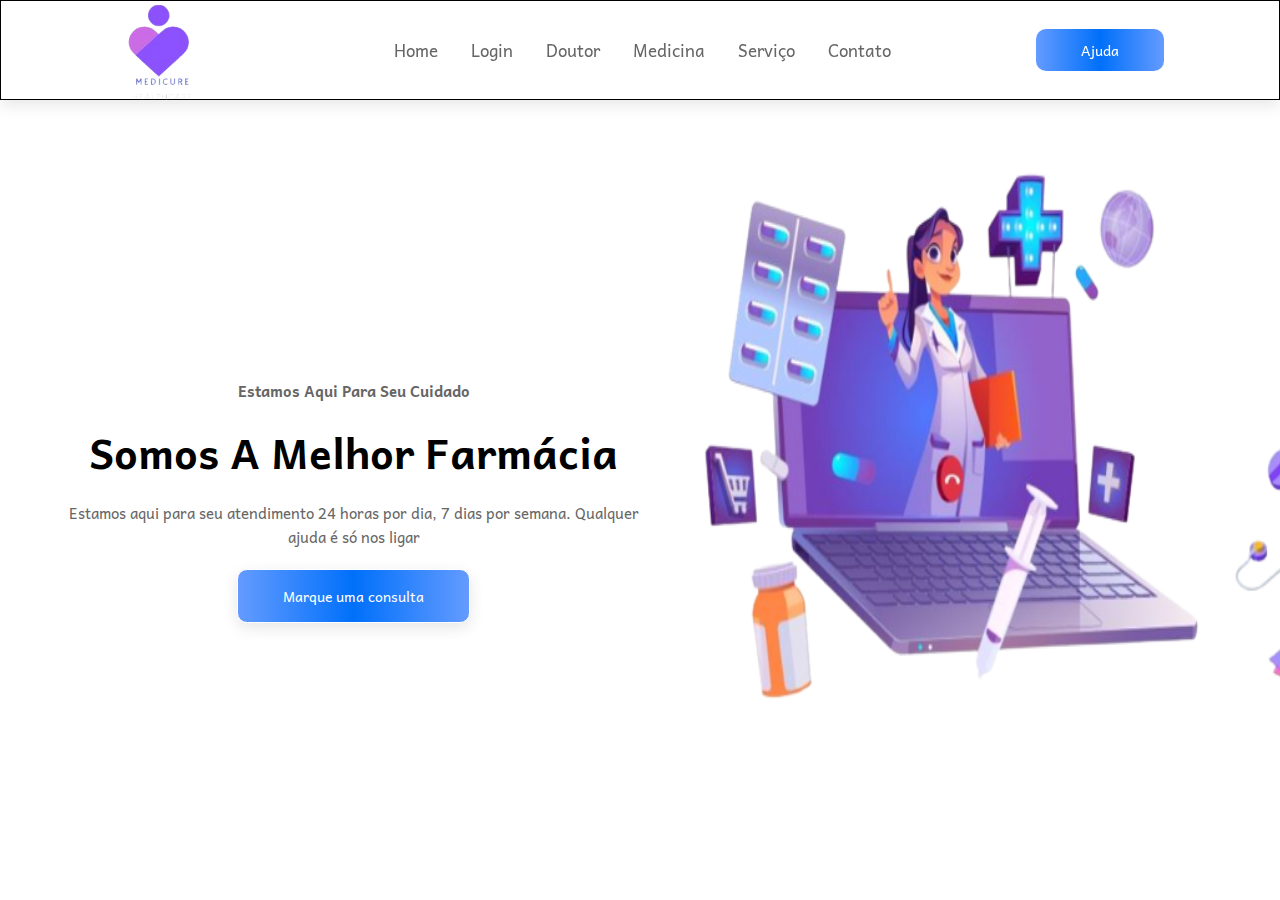
<file: index.html>
<!DOCTYPE html>
<html lang="pt-br">
<head>
    <meta charset="UTF-8">
    <meta http-equiv="X-UA-Compatible" content="IE=edge">
    <meta name="viewport" content="width=device-width, initial-scale=1.0">
    <title>Home page</title>
    <link rel="shortcut icon" href="images/logo.png" type="image/x-icon">

    <link rel="preconnect" href="https://fonts.googleapis.com">
    <link rel="preconnect" href="https://fonts.gstatic.com" crossorigin>
    <link href="https://fonts.googleapis.com/css2?family=Andika:ital,wght@0,400;0,700;1,400;1,700&display=swap" rel="stylesheet">
    
    <link rel="stylesheet" type="text/css" href="css/style.css">
    </head>
<body>
    
    <header class="header">

        <a href="#" class="logo">
            <img src="images/logo.png" alt="">
        </a>

        <nav class="headbar">
            <a href="index.html">Home</a>
            <a href="login.html">Login</a>
            <a href="doc.html">Doutor</a>
            <a href="med.html">Medicina</a>
            <a href="service.html">Serviço</a>
            <a href="contact.html">Contato</a>
        </nav>

        <div class="menubtn">
            <button> Ajuda</button>
        </div>


    </header>

    <section class="main">
        <div class="left">
            <h2>Estamos aqui para seu cuidado</h2>
            <h1>Somos a melhor Farmácia</h1>
            <p> Estamos aqui para seu atendimento 24 horas por dia, 7 dias por semana. Qualquer ajuda é só nos ligar</p>
            <button> Marque uma consulta </button>
        </div>

        <div class="right">
            <img src="images/w1.png" alt="">
        </div>

    </section>
</body>
</html>
</file>
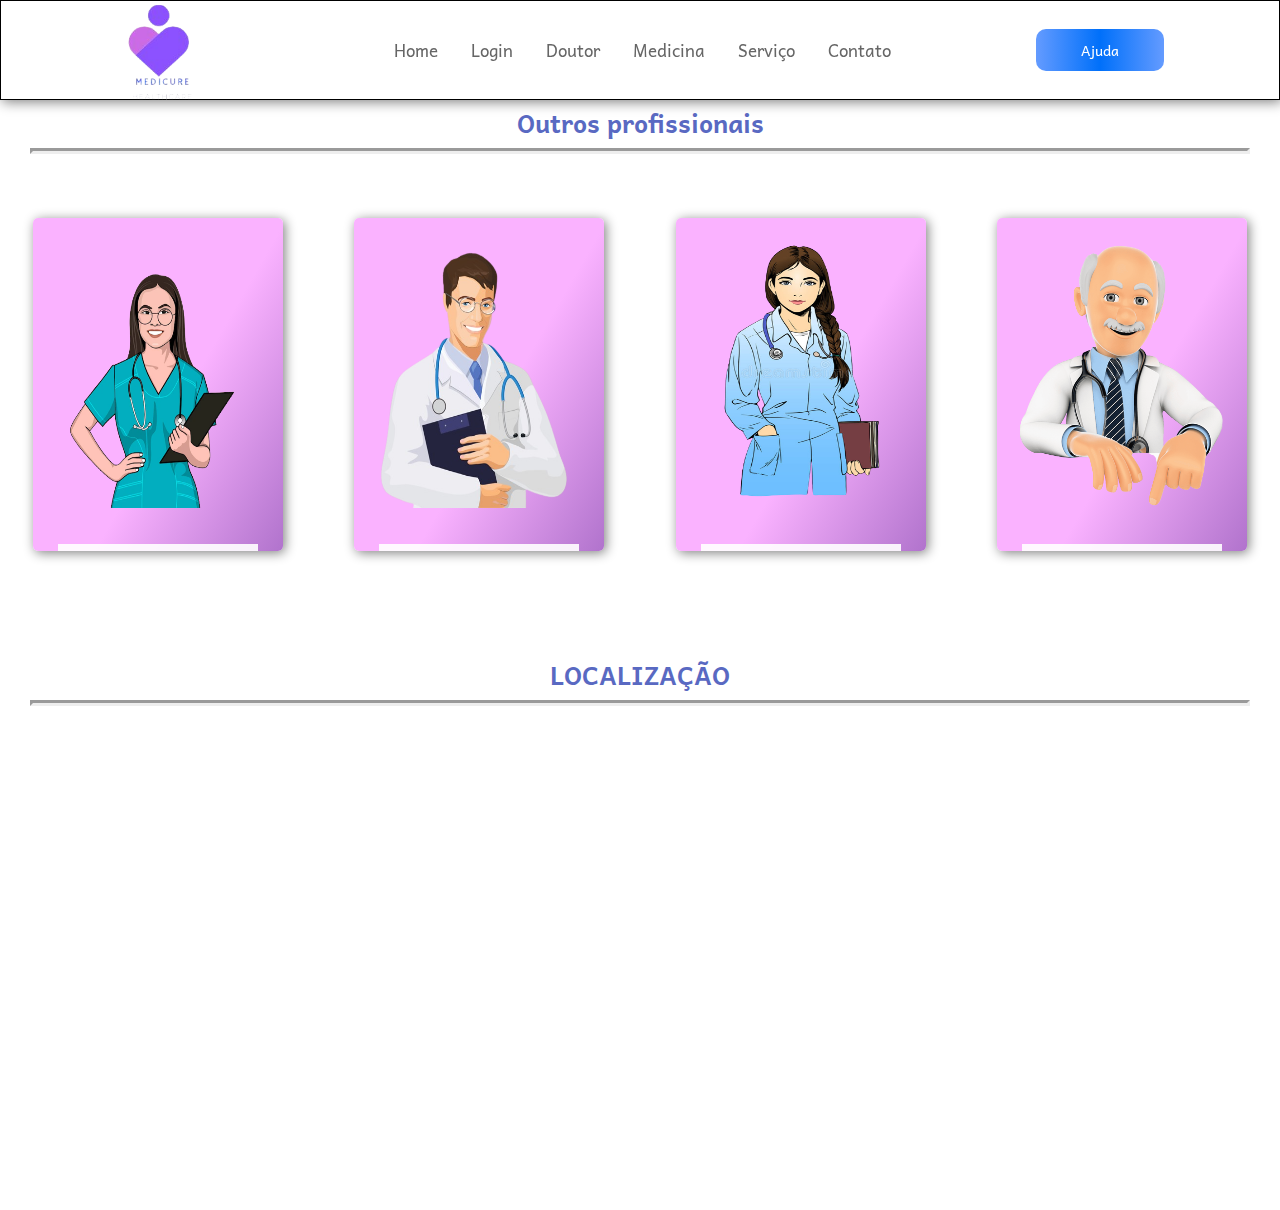
<file: contact.html>
<!DOCTYPE html>
<html lang="en">
<head>
    <meta charset="UTF-8">
    <meta name="viewport" content="width=device-width, initial-scale=1.0">
    <title>Contato</title>

    <link rel="shortcut icon" href="images/logo.png" type="image/x-icon">

    <link rel="preconnect" href="https://fonts.googleapis.com">
    <link rel="preconnect" href="https://fonts.gstatic.com" crossorigin>
    <link href="https://fonts.googleapis.com/css2?family=Andika:ital,wght@0,400;0,700;1,400;1,700&display=swap" rel="stylesheet">
    <link rel="stylesheet" href="https://cdnjs.cloudflare.com/ajax/libs/font-awesome/4.7.0/css/font-awesome.min.css">
    <link rel="stylesheet" href="css/contact.css">
</head>
<body>
    <header class="header">

        <a href="#" class="logo">
            <img src="images/logo.png" alt="">
        </a>

        <nav class="headbar">
            <a href="index.html">Home</a>
            <a href="login.html">Login</a>
            <a href="doc.html">Doutor</a>
            <a href="med.html">Medicina</a>
            <a href="service.html">Serviço</a>
            <a href="contact.html">Contato</a>
        </nav>

        <div class="menubtn">
            <button> Ajuda</button>
        </div>
    </header>

    <section class="top" id="top">
        <div class="con">
            <h1 class="heading"> Outros profissionais</h1><hr>
        </div>

        <div class="wrapper">
            <div class="container">
                <div class="img-wrapper">
                    <img src="images/i4.png">
                </div>

                <div class="details">
                    <h3>Carol</h3>
                    <h5>Medicina Interna | 5 anos de experiência</h5>

                    <div class="social-icons">
                        <i class="fa fa-facebook"></i>
                        <i class="fa fa-twitter"></i>
                        <i class="fa fa-instagram"></i>

                    </div>

                </div>
            </div>

            <div class="container">
                <div class="img-wrapper">
                    <img src="images/i2.png">
                </div>

                <div class="details">
                    <h3>Pedro</h3>
                    <h5>Cardiologista | 6 anos de experiência</h5>

                    <div class="social-icons">
                        <i class="fa fa-facebook"></i>
                        <i class="fa fa-twitter"></i>
                        <i class="fa fa-instagram"></i>

                    </div>

                </div>
            </div>
            <div class="container">
                <div class="img-wrapper">
                    <img src="images/i3.png">
                </div>

                <div class="details">
                    <h3>Carol</h3>
                    <h5>Dermatologista | 5 anos de experiência</h5>

                    <div class="social-icons">
                        <i class="fa fa-facebook"></i>
                        <i class="fa fa-twitter"></i>
                        <i class="fa fa-instagram"></i>

                    </div>

                </div>
            </div>
            <div class="container">
                <div class="img-wrapper">
                    <img src="images/i1.png">
                </div>

                <div class="details">
                    <h3>Agripino</h3>
                    <h5>Medicina Interna | 25 anos de experiência</h5>

                    <div class="social-icons">
                        <i class="fa fa-facebook"></i>
                        <i class="fa fa-twitter"></i>
                        <i class="fa fa-instagram"></i>

                    </div>

                </div>
            </div>
        </div>

    </section>


    <section class="bottom" id="bottom">
        <div class="con">
            <h1 class="heading">LOCALIZAÇÃO</h1><hr>
            
            <iframe src="https://www.google.com/maps/embed?pb=!1m18!1m12!1m3!1d119339.91042154001!2d-49.465017760964535!3d-20.816671417286273!2m3!1f0!2f0!3f0!3m2!1i1024!2i768!4f13.1!3m3!1m2!1s0x94bdad614c2df789%3A0x8f2fb0f070642c09!2zU8OjbyBKb3PDqSBkbyBSaW8gUHJldG8sIFNQ!5e0!3m2!1spt-BR!2sbr!4v1737175962844!5m2!1spt-BR!2sbr" width="600" height="450" style="border:0;" allowfullscreen="" loading="lazy" referrerpolicy="no-referrer-when-downgrade"></iframe>
        </div>
    </section>

    
</body>
</html>
</file>
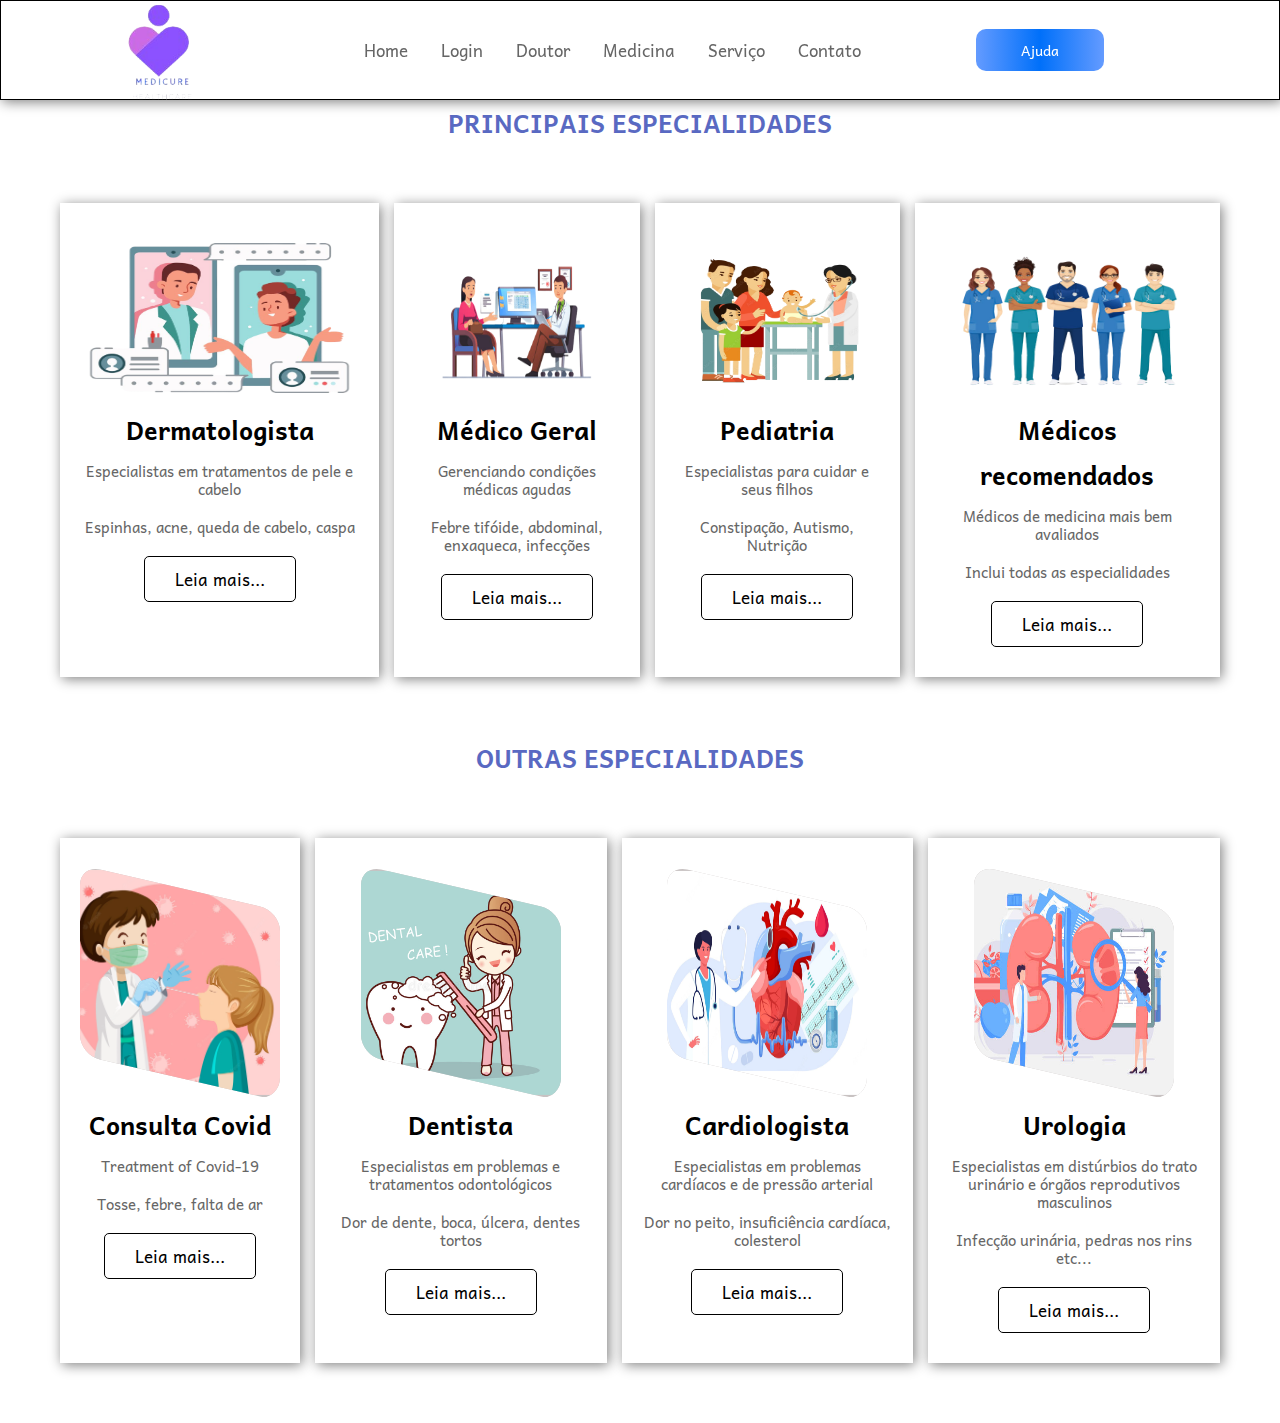
<file: doc.html>
<!DOCTYPE html>
<html lang="pt-br">
<head>
    <meta charset="UTF-8">
    <meta name="viewport" content="width=device-width, initial-scale=1.0">
    <title>Doctor page</title>
    <meta charset="UTF-8">
    <meta http-equiv="X-UA-Compatible" content="IE=edge">
    <meta name="viewport" content="width=device-width, initial-scale=1.0">
    <title>login page</title>
    <link rel="shortcut icon" href="images/logo.png" type="image/x-icon">

    <link rel="preconnect" href="https://fonts.googleapis.com">
    <link rel="preconnect" href="https://fonts.gstatic.com" crossorigin>
    <link href="https://fonts.googleapis.com/css2?family=Andika:ital,wght@0,400;0,700;1,400;1,700&display=swap" rel="stylesheet">
    
    <link rel="stylesheet" type="text/css" href="css/doc.css">
    <link rel="stylesheet" href="https://cdnjs.cloudflare.com/ajax/libs/font-awesome/4.7.0/css/font-awesome.min.css">
</head>
<body>

    <header class="header">

        <a href="#" class="logo">
            <img src="images/logo.png" alt="">
        </a>

        <nav class="headbar">
            <a href="index.html">Home</a>
            <a href="login.html">Login</a>
            <a href="doc.html">Doutor</a>
            <a href="med.html">Medicina</a>
            <a href="service.html">Serviço</a>
            <a href="contact.html">Contato</a>
        </nav>

        <div class="menubtn">
            <button> Ajuda</button>
        </div>
    </header>

    <section class="top" id="top">
        <div class="container">
            <h1 class="heading">PRINCIPAIS ESPECIALIDADES</h1>
        </div>
        <div class="box-container">
            <div class="box">
                <img src="images/d1.png" >
                <h1 class="title">Dermatologista</h1>
                <p>Especialistas em tratamentos de pele e cabelo</p>
                <p>Espinhas, acne, queda de cabelo, caspa</p>

                <a href="#" class="btn"> Leia mais...</a>
            </div>
            <div class="box">
                <img src="images/d2.png" >
                <h1 class="title">Médico Geral</h1>
                <p>Gerenciando condições médicas agudas</p>
                <p>Febre tifóide, abdominal, enxaqueca, infecções</p>

                <a href="#" class="btn"> Leia mais...</a>
            </div>
            <div class="box">
                <img src="images/d3.png" >
                <h1 class="title">Pediatria</h1>
                <p>Especialistas para cuidar e seus filhos</p>
                <p>Constipação, Autismo, Nutrição</p>

                <a href="#" class="btn"> Leia mais...</a>
            </div>
            <div class="box">
                <img src="images/d4.png" >
                <h1 class="title">Médicos recomendados</h1>
                <p>Médicos de medicina mais bem avaliados</p>
                <p>Inclui todas as especialidades</p>
                <a href="#" class="btn"> Leia mais...</a>
            </div>
        </div>
    </section>

    <section class="bottom" id="bottom">
        <div class="container">
            <h1 class="heading">OUTRAS ESPECIALIDADES</h1>
        </div>
        <div class="box-container">
            <div class="box">
                <div class="img-container">
                    <div class="inner-skew">
                        <img src="images/d5.png" style="padding-left: 35px; padding-top: 25px;">
                    </div>
                </div>
                <h1 class="title">Consulta Covid</h1>
                <p>Treatment of Covid-19</p>
                <p>Tosse, febre, falta de ar</p>
                <a href="#" class="btn"> Leia mais...</a>
            </div>
            <div class="box">
                <div class="img-container">
                    <div class="inner-skew">
                        <img src="images/d6.jpg" style="padding-left: 50px; padding-top: 26px;">
                    </div>
                </div>
                <h1 class="title"> Dentista</h1>
                <p>Especialistas em problemas e tratamentos odontológicos</p>
                <p>Dor de dente, boca, úlcera, dentes tortos</p>
                <a href="#" class="btn"> Leia mais...</a>
            </div>
            <div class="box">
                <div class="img-container">
                    <div class="inner-skew">
                        <img src="images/d7.png" style="padding-left: 55px; padding-top: 26px;">
                    </div>
                </div>
                <h1 class="title">Cardiologista</h1>
                <p>Especialistas em problemas cardíacos e de pressão arterial</p>
                <p>Dor no peito, insuficiência cardíaca, colesterol</p>
                <a href="#" class="btn"> Leia mais...</a>
            </div>
            <div class="box">
                <div class="img-container">
                    <div class="inner-skew">
                        <img src="images/d8.jpg" style="padding-left: 53px; padding-top: 24px;">
                    </div>
                </div>
                <h1 class="title">Urologia</h1>
                <p>Especialistas em distúrbios do trato urinário e órgãos reprodutivos masculinos</p>
                <p>Infecção urinária, pedras nos rins etc...</p>
                <a href="#" class="btn"> Leia mais...</a>
            </div>
            
        </div>
       

    </section>

</body>
</html>
</file>
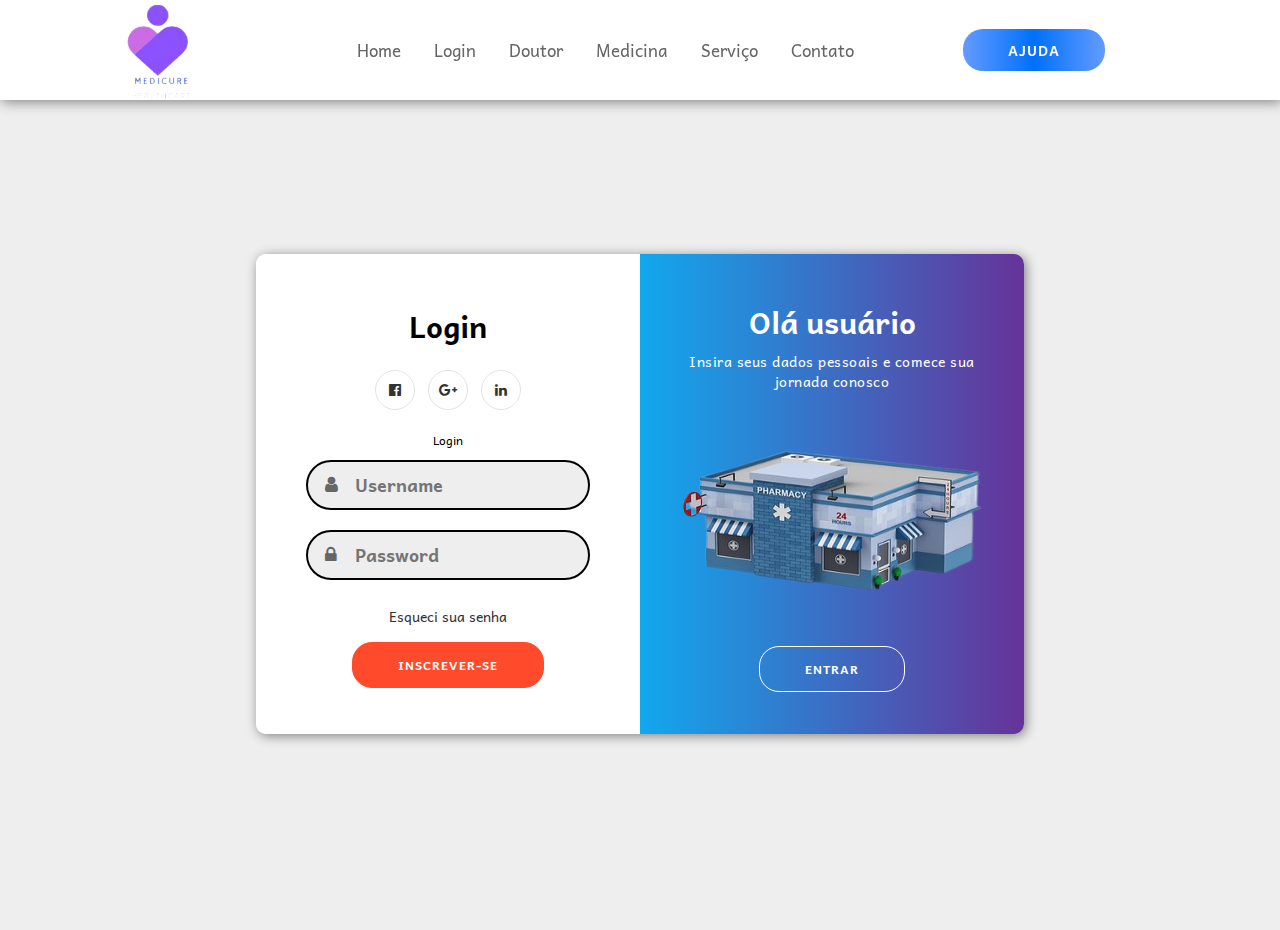
<file: login.html>
<!DOCTYPE html>
<html lang="pt-br">
<head>
    <meta charset="UTF-8">
    <meta http-equiv="X-UA-Compatible" content="IE=edge">
    <meta name="viewport" content="width=device-width, initial-scale=1.0">
    <title>login page</title>
    <link rel="shortcut icon" href="images/logo.png" type="image/x-icon">

    <link rel="preconnect" href="https://fonts.googleapis.com">
    <link rel="preconnect" href="https://fonts.gstatic.com" crossorigin>
    <link href="https://fonts.googleapis.com/css2?family=Andika:ital,wght@0,400;0,700;1,400;1,700&display=swap" rel="stylesheet">
    
    <link rel="stylesheet" type="text/css" href="css/login.css">
    <link rel="stylesheet" href="https://cdnjs.cloudflare.com/ajax/libs/font-awesome/4.7.0/css/font-awesome.min.css">
    </head>
<body>
    
    <header class="header">

        <a href="#" class="logo">
            <img src="images/logo.png" alt="">
        </a>

        <nav class="headbar">
            <a href="index.html">Home</a>
            <a href="login.html">Login</a>
            <a href="doc.html">Doutor</a>
            <a href="med.html">Medicina</a>
            <a href="service.html">Serviço</a>
            <a href="contact.html">Contato</a>
        </nav>

        <div class="menubtn">
            <button> Ajuda</button>
        </div>
    </header>
    <div class="container" id="container">
        <div class="form sign-up-container">
            <form action="#">
                <h1>Crie uma conta</h1>
                <div class="social-container">
                    <a href="#" class="social"><i class="fa fa-facebook" aria-hidden="true"></i></a>
                    <a href="#" class="social"><i class="fa fa-google-plus" aria-hidden="true"></i></a>
                    <a href="#" class="social"><i class="fa fa-linkedin" aria-hidden="true"></i></a>
                </div>
    
                <span> Crie uma conta</span>
    
                <div class="input-field">
                    <i class="fa fa-user"></i>
                    <input type="text" placeholder="Username">
                </div>
                <div class="input-field">
                    <i class="fa fa-envelope"></i>
                    <input type="email" placeholder="Email">
                </div>
                <div class="input-field">
                    <i class="fa fa-lock"></i>
                    <input type="password" placeholder="Password">
                </div>
    
                <button>Inscrever-se</button>
            </form>
        </div>

    <div class="form sign-in-container">
        <form action="#">
            <h1>Login</h1>
            <div class="social-container">
                <a href="#" class="social"><i class="fa fa-facebook-official" aria-hidden="true"></i></a>
                <a href="#" class="social"><i class="fa fa-google-plus" aria-hidden="true"></i></a>
                <a href="#" class="social"><i class="fa fa-linkedin" aria-hidden="true"></i></a>
            </div>

            <span> Login</span>

            <div class="input-field">
                <i class="fa fa-user"></i>
                <input type="text" placeholder="Username">
            </div>
            <div class="input-field">
                <i class="fa fa-lock"></i>
                <input type="password" placeholder="Password">
            </div>
            <a href="#">Esqueci sua senha</a>
            <button>Inscrever-se</button>
        </form>
    </div>
    <div class="overlay-container">
        <div class="overlay">
            <div class="overlay-panel overlay-left">
                <h1>Bem vindo de volta!</h1>
                <p>Para se manter conectado conosco, faça login com suas informações pessoais</p>
                <img src="images/s1.png" style="height: 25rem;width: 30rem; padding-top: 5%;">
                <button class="btn" id="signIn">Entrar</button>
            </div>
    
            <div class="overlay-panel overlay-right">
                <h1>Olá usuário</h1>
                <p>Insira seus dados pessoais e comece sua jornada conosco</p>
                <img src="images/s3.png" style="height: 25rem;width: 30rem;">
                <button class="btn" id="signUp">Entrar</button>
            </div>
        </div>
    </div>
    
    </div>

    <script>

        const singnUpButton = document.getElementById('signUp')
        const singnInButton = document.getElementById('signIp')

        singnUpButton.addEventListener('click', () => {
            container.classList.add("right-panel-active");
        });

        singnInButton.addEventListener('click', () => {
            container.classList.remove("right-panel-active");
        });

    </script>
</body>
</html>
</file>
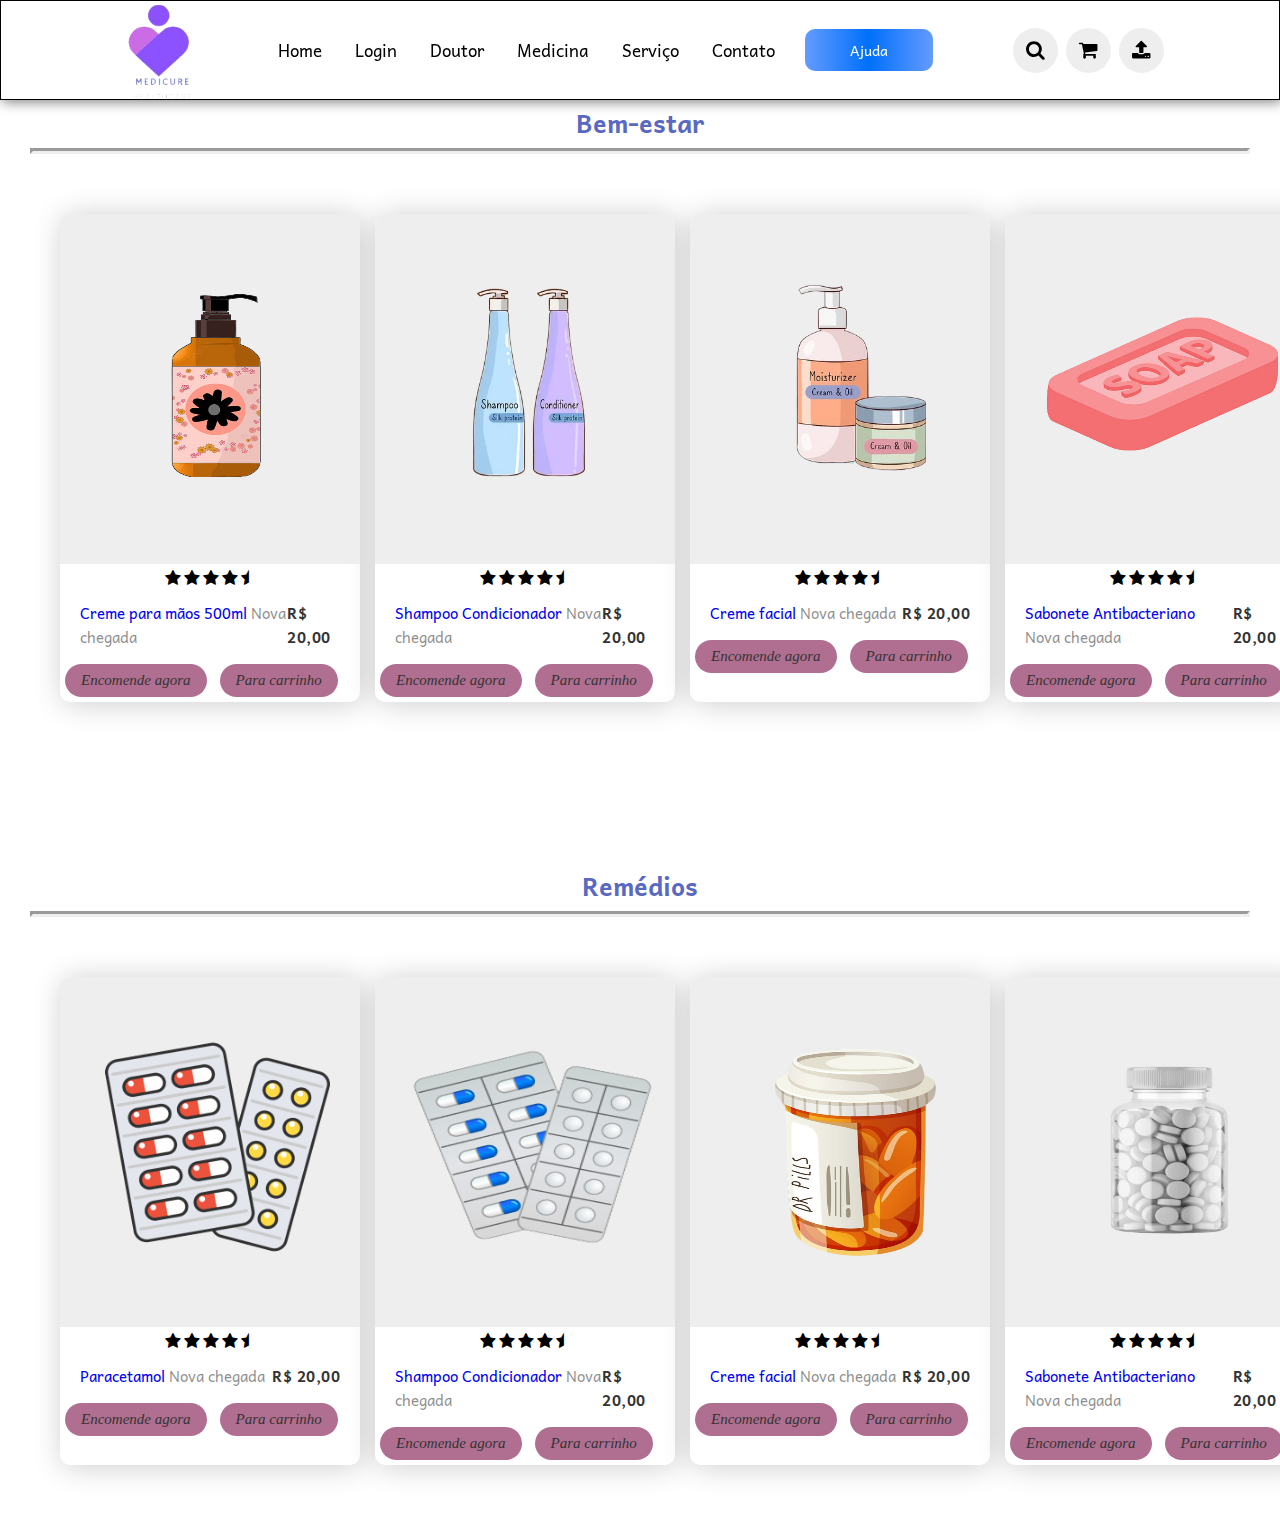
<file: med.html>
<!DOCTYPE html>
<html lang="pt-br">
<head>
    <meta charset="UTF-8">
    <meta name="viewport" content="width=device-width, initial-scale=1.0">
    <title>Medicina</title>
    <link rel="shortcut icon" href="images/logo.png" type="image/x-icon">

    <link rel="preconnect" href="https://fonts.googleapis.com">
    <link rel="preconnect" href="https://fonts.gstatic.com" crossorigin>
    <link href="https://fonts.googleapis.com/css2?family=Andika:ital,wght@0,400;0,700;1,400;1,700&display=swap" rel="stylesheet">

    <link rel="stylesheet" href="https://cdnjs.cloudflare.com/ajax/libs/font-awesome/4.7.0/css/font-awesome.min.css">
    <link rel="stylesheet" type="text/css" href="css/med.css">
</head>
<body>
    <header class="header">

        <a href="#" class="logo">
            <img src="images/logo.png" alt="">
        </a>

        <nav class="headbar">
            <a href="index.html">Home</a>
            <a href="login.html">Login</a>
            <a href="doc.html">Doutor</a>
            <a href="med.html">Medicina</a>
            <a href="service.html">Serviço</a>
            <a href="contact.html">Contato</a>
        </nav>

        <div class="menubtn">
            <button> Ajuda</button>
        </div>

        <div class="icon">
            <div class="fa fa-search" id="search-btn" ></div>
            <div class="fa fa-shopping-cart" id="cart-btn"></div>
            <div class="fa fa-upload" id="up-btn" ></div>
        </div>

        <form class="search-form">
            <input type="search" id="search-box" placeholder=" Digite algo....">
            <label for="search-box" class="fa fa-search"></label>
        </form>

        <div class="shopping-cart">
            <div class="box">
                <img src="images/m10.png">
                <i class="fa fa-trash"></i>
                <div class="content">
                    <h3>Comprimido de imunidade</h3>
                    <span class="price">R$5.99</span>
                </div>
            </div>
            <div class="box">
                <img src="images/m2.png">
                <i class="fa fa-trash"></i>
                <div class="content">
                    <h3>Protetor solar</h3>
                    <span class="price">R$6.79</span>
                </div>
            </div>
            <div class="box">
                <img src="images/m4.png">
                <i class="fa fa-trash"></i>
                <div class="content">
                    <h3>Creme Hidratante</h3>
                    <span class="price">R$10.50</span>
                </div>
            </div>

        </div>

        <div class="upload-form">
            <input class="default-btn" type="file" hidden>
            <div class="btn">
                <button onclick="active()"     class="custom-btn">Carregar prescrição</button>
            </div>
            <div class="file-name">Nenhum arquivo escolhido</div>
        </div>

    </header>

    <section class="top" id="top">
        <div class="container">
            <h1 class="heading">Bem-estar</h1><hr>
        </div>


        <div class="box-container">
            <div class="box">
                <div class="slide-img">
                    <img src="images/m7.png" >

                    <div class="overlay">
                        <p>É um produto de higiene único que mata 99,99% dos germes. Também mantém as mãos macias e hidratadas</p>
                        <a href="#" class="learn-btn"> Ler mais</a>
                    </div>
            
                </div>

               
                <div class="stars">
                    <i class="fa fa-star"></i>
                    <i class="fa fa-star"></i>
                    <i class="fa fa-star"></i>
                    <i class="fa fa-star"></i>
                    <i class="fa fa-star-half"></i>
                </div>
        
                <div class="detail-box">

                    <div class="type">
                        <a href="#">Creme para mãos 500ml</a>
                        <span>Nova chegada</span>
                    </div>
        
                    <a href="#" class="price">R$ 20,00</a>
                </div>

                <a href="#" class="my-button" title="b-title">Encomende agora</a>

                <a href="#" class="my-button" title="b-title">Para carrinho</a>
        
            </div>
            <div class="box">
                <div class="slide-img">
                    <img src="images/m3.png" >

                    <div class="overlay">
                        <p>A fórmula avançada facilita a limpeza profunda para ajudar o couro cabeludo a combater a caspa e a coceira</p>
                        <a href="#" class="learn-btn"> Ler mais</a>
                    </div>
            
                </div>

               
                <div class="stars">
                    <i class="fa fa-star"></i>
                    <i class="fa fa-star"></i>
                    <i class="fa fa-star"></i>
                    <i class="fa fa-star"></i>
                    <i class="fa fa-star-half"></i>
                </div>
        
                <div class="detail-box">
                    
                    <div class="type">
                        <a href="#"> Shampoo Condicionador </a>

                        <span>Nova chegada</span>
                    </div>
        
                    <a href="#" class="price">R$ 20,00</a>

                    
                </div>
                <a href="#" class="my-button" title="b-title">Encomende agora</a>

                <a href="#" class="my-button" title="b-title">Para carrinho</a>                
        
            </div>
            <div class="box">
                <div class="slide-img">
                    <img src="images/m4.png" >

                    <div class="overlay">
                        <p>As qualidades queratolíticas do creme hidratante podem suavizar a pele escamosa. Torna a pele saudável, totalmente protegida e brilhante</p>
                        <a href="#" class="learn-btn"> Ler mais</a>
                    </div>
            
                </div>

               
                <div class="stars">
                    <i class="fa fa-star"></i>
                    <i class="fa fa-star"></i>
                    <i class="fa fa-star"></i>
                    <i class="fa fa-star"></i>
                    <i class="fa fa-star-half"></i>
                </div>
        
                <div class="detail-box">
                    
                    <div class="type">
                        <a href="#"> Creme facial </a>

                        <span>Nova chegada</span>
                    </div>
        
                    <a href="#" class="price">R$ 20,00</a>

                    
                </div>
                <a href="#" class="my-button" title="b-title">Encomende agora</a>

                <a href="#" class="my-button" title="b-title">Para carrinho</a>                
        
            </div>
            <div class="box">
                <div class="slide-img">
                    <img src="images/m5.png" >

                    <div class="overlay">
                        <p>O sabão antibacteriano elimina germes e bactérias, proporcionando uma limpeza eficaz e proteção adicional. Ideal para uso diário, mantém as mãos e superfícies livres de impurezas, garantindo frescor e higienização.</p>
                        <a href="#" class="learn-btn"> Ler mais</a>
                    </div>
            
                </div>

               
                <div class="stars">
                    <i class="fa fa-star"></i>
                    <i class="fa fa-star"></i>
                    <i class="fa fa-star"></i>
                    <i class="fa fa-star"></i>
                    <i class="fa fa-star-half"></i>
                </div>
        
                <div class="detail-box">
                    
                    <div class="type">
                        <a href="#">Sabonete Antibacteriano </a>

                        <span>Nova chegada</span>
                    </div>
        
                    <a href="#" class="price">R$ 20,00</a>

                    
                </div>
                <a href="#" class="my-button" title="b-title">Encomende agora</a>

                <a href="#" class="my-button" title="b-title">Para carrinho</a>                
        
            </div>


        </div>

    </section>



    <section class="top" id="top">
        <div class="container">
            <h1 class="heading">Remédios</h1><hr>
        </div>


        <div class="box-container">
            <div class="box">
                <div class="slide-img">
                    <img src="images/m8.png" style="width: 90% ; padding-left: 15%;" >

                    <div class="overlay">
                        <p>Analgésico e antipirético amplamente utilizado para aliviar dores leves a moderadas e reduzir febre. É eficaz no tratamento de dores de cabeça, musculares, artrite e resfriados.</p>
                        <a href="#" class="learn-btn"> Ler mais</a>
                    </div>
            
                </div>

               
                <div class="stars">
                    <i class="fa fa-star"></i>
                    <i class="fa fa-star"></i>
                    <i class="fa fa-star"></i>
                    <i class="fa fa-star"></i>
                    <i class="fa fa-star-half"></i>
                </div>
        
                <div class="detail-box">

                    <div class="type">
                        <a href="#">Paracetamol</a>
                        <span>Nova chegada</span>
                    </div>
        
                    <a href="#" class="price">R$ 20,00</a>
                </div>

                <a href="#" class="my-button" title="b-title">Encomende agora</a>

                <a href="#" class="my-button" title="b-title">Para carrinho</a>
        
            </div>
            <div class="box">
                <div class="slide-img">
                    <img src="images/m9.png" >

                    <div class="overlay">
                        <p>A fórmula avançada facilita a limpeza profunda para ajudar o couro cabeludo a combater a caspa e a coceira</p>
                        <a href="#" class="learn-btn"> Ler mais</a>
                    </div>
            
                </div>

               
                <div class="stars">
                    <i class="fa fa-star"></i>
                    <i class="fa fa-star"></i>
                    <i class="fa fa-star"></i>
                    <i class="fa fa-star"></i>
                    <i class="fa fa-star-half"></i>
                </div>
        
                <div class="detail-box">
                    
                    <div class="type">
                        <a href="#"> Shampoo Condicionador </a>

                        <span>Nova chegada</span>
                    </div>
        
                    <a href="#" class="price">R$ 20,00</a>

                    
                </div>
                <a href="#" class="my-button" title="b-title">Encomende agora</a>

                <a href="#" class="my-button" title="b-title">Para carrinho</a>                
        
            </div>
            <div class="box">
                <div class="slide-img">
                    <img src="images/m10.png" >

                    <div class="overlay">
                        <p>As qualidades queratolíticas do creme hidratante podem suavizar a pele escamosa. Torna a pele saudável, totalmente protegida e brilhante</p>
                        <a href="#" class="learn-btn"> Ler mais</a>
                    </div>
            
                </div>

               
                <div class="stars">
                    <i class="fa fa-star"></i>
                    <i class="fa fa-star"></i>
                    <i class="fa fa-star"></i>
                    <i class="fa fa-star"></i>
                    <i class="fa fa-star-half"></i>
                </div>
        
                <div class="detail-box">
                    
                    <div class="type">
                        <a href="#"> Creme facial </a>

                        <span>Nova chegada</span>
                    </div>
        
                    <a href="#" class="price">R$ 20,00</a>

                    
                </div>
                <a href="#" class="my-button" title="b-title">Encomende agora</a>

                <a href="#" class="my-button" title="b-title">Para carrinho</a>                
        
            </div>
            <div class="box">
                <div class="slide-img">
                    <img src="images/m11.png" >

                    <div class="overlay">
                        <p>O sabão antibacteriano elimina germes e bactérias, proporcionando uma limpeza eficaz e proteção adicional. Ideal para uso diário, mantém as mãos e superfícies livres de impurezas, garantindo frescor e higienização.</p>
                        <a href="#" class="learn-btn"> Ler mais</a>
                    </div>
            
                </div>

               
                <div class="stars">
                    <i class="fa fa-star"></i>
                    <i class="fa fa-star"></i>
                    <i class="fa fa-star"></i>
                    <i class="fa fa-star"></i>
                    <i class="fa fa-star-half"></i>
                </div>
        
                <div class="detail-box">
                    
                    <div class="type">
                        <a href="#">Sabonete Antibacteriano </a>

                        <span>Nova chegada</span>
                    </div>
        
                    <a href="#" class="price">R$ 20,00</a>

                    
                </div>
                <a href="#" class="my-button" title="b-title">Encomende agora</a>

                <a href="#" class="my-button" title="b-title">Para carrinho</a>                
        
            </div>


        </div>

    </section>


    <script type="text/javascript" src="script/med.js"></script>
    
</body>
</html>
</file>
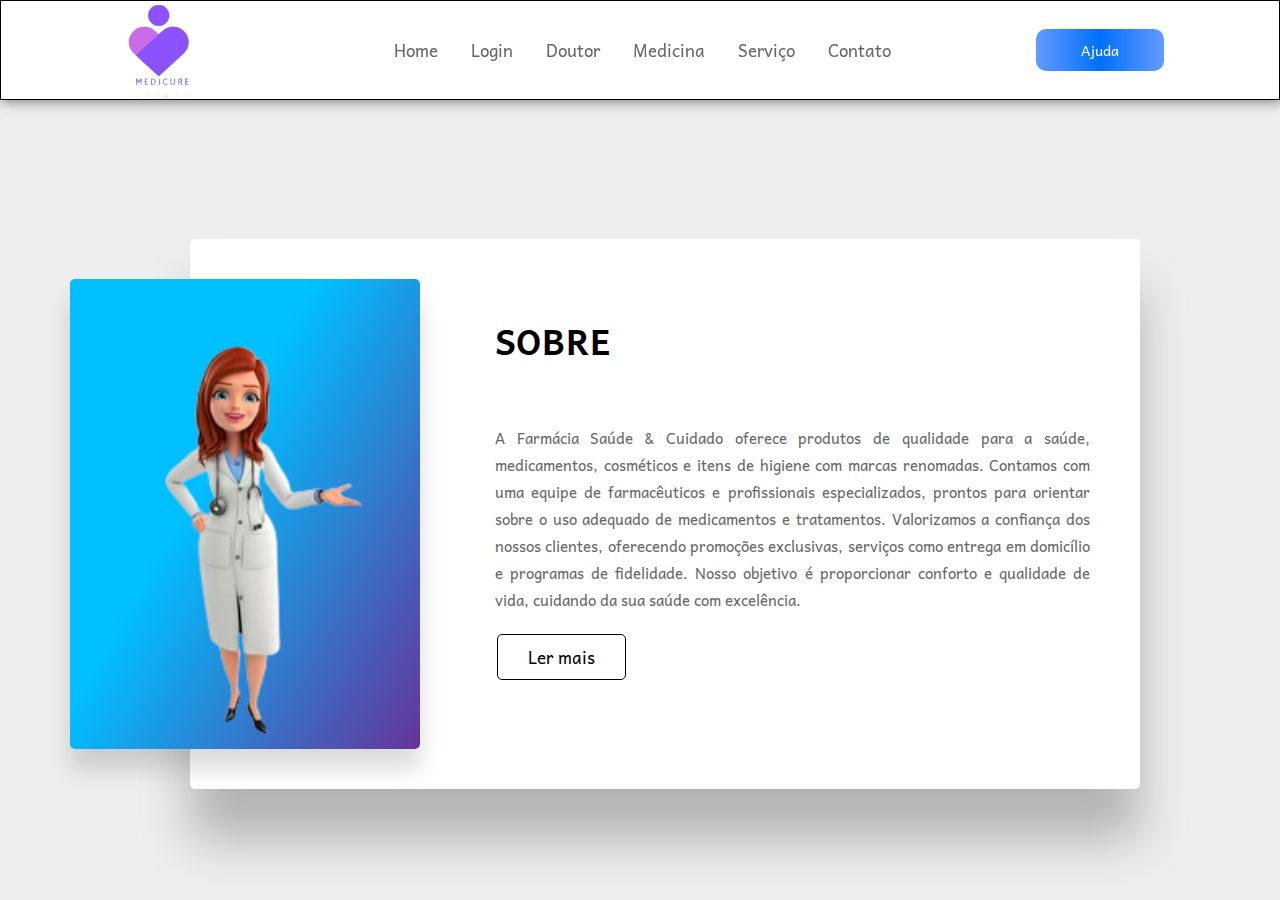
<file: service.html>
<!DOCTYPE html>
<html lang="en">
<head>
    <meta charset="UTF-8">
    <meta name="viewport" content="width=device-width, initial-scale=1.0">
    <title>Service</title>
    <link rel="shortcut icon" href="images/logo.png" type="image/x-icon">

    <link rel="preconnect" href="https://fonts.googleapis.com">
    <link rel="preconnect" href="https://fonts.gstatic.com" crossorigin>
    <link href="https://fonts.googleapis.com/css2?family=Andika:ital,wght@0,400;0,700;1,400;1,700&display=swap" rel="stylesheet">

    <link rel="stylesheet" href="css/service.css">
</head>
<body>
    <header class="header">

        <a href="#" class="logo">
            <img src="images/logo.png" alt="">
        </a>

        <nav class="headbar">
            <a href="index.html">Home</a>
            <a href="login.html">Login</a>
            <a href="doc.html">Doutor</a>
            <a href="med.html">Medicina</a>
            <a href="service.html">Serviço</a>
            <a href="contact.html">Contato</a>
        </nav>

        <div class="menubtn">
            <button> Ajuda</button>
        </div>

    </header>
    <section>
        <div class="container">
            <div class="about">
                <h3 style="padding-left: 30%;"> SOBRE</h3>
            
                <p  style="padding-left: 30%;" >
                    A Farmácia Saúde & Cuidado oferece produtos de qualidade para a saúde, medicamentos, cosméticos e itens de higiene com marcas renomadas. Contamos com uma equipe de farmacêuticos e profissionais especializados, prontos para orientar sobre o uso adequado de medicamentos e tratamentos. Valorizamos a confiança dos nossos clientes, oferecendo promoções exclusivas, serviços como entrega em domicílio e programas de fidelidade. Nosso objetivo é proporcionar conforto e qualidade de vida, cuidando da sua saúde com excelência.</p>
                <a href="#" class="btn">Ler mais</a>
                <div class="about-form" >
                    <img src="images/p1.png" alt="">
                </div>
            </div>
        </div>
    </section>

  
    
</body>
</html>
</file>
<file: css/style.css>
@import url('https://fonts.googleapis.com/css2?family=Andika:ital,wght@0,400;0,700;1,400;1,700&display=swap');

:root {
    --black: black;
    --purple: purple;
    --light-color: #666;
    --box-shadow: 0 .5rem 1.5rem rgba(0,0,0,.1);
}

*{
    font-family: 'andika';
    margin: 0;
    padding: 0;
    box-sizing: border-box;
    border: none;
    outline: none;
    text-decoration: none;
    text-transform: none;
    transition: all .2s linear;
}

html {
    font-size: 62.5%;
    overflow-x: hidden;
    scroll-padding-top: 7rem;
    scroll-behavior: smooth;
}

body {
    background: #fff;
}

.header {
    height: 100px;
    position: fixed;
    top: 0;
    left: 0;
    right: 0;
    display: flex;
    align-items: center;
    border: 1px solid;
    justify-content: space-between;
    padding: 2rem 9%;
    background: #fff;
    z-index: 1000;
    box-shadow: var(--box-shadow);
}

.header .logo img {
    margin-top: 10px;
    height: 95%;
    width: 65%;
    display: inline-block;
}

.header .headbar a{
    font-size: 1.7rem;
    border-radius: .5rem;
    padding: .5rem 1.5rem;
    color: var(--light-color);
}

.header .headbar a:hover {
    color: #fff;
    background: linear-gradient(120deg, #FAB2FF 40%, #663399);
}

.headbar .menubtn {
    margin-right: 60px;
}

.header .menubtn button {
    padding: 10px 45px;
    text-align: center;
    font-size: 14px;
    color: #fff;
    border: none;
    background-image: linear-gradient(to right, #649bff,#0070fa,#649bff);
    border-radius: 10px;
}


.main{
    width: 100%;
    display: flex;
}

.main .left{
    padding-left: 50px;
    text-align: center;
    line-height: 1.6;
}

.main .left h2{
    padding-top: 46%;
    font-size: 15px;
    text-transform: capitalize;
    color: var(--light-color);
    margin-top: 100px;
}
.main .left h1{
    font-size: 42px;
    text-transform: capitalize;
    font-weight: 700;
    margin: 15px 0;
}

.main .left p{
    margin-bottom: 20px;
    font-size: 15px;
    color: var(--light-color);
}

.main .left button{
    padding-top: 12px;
    padding: 15px 45px;
    text-align: center;
    font-size: 14px;
    color: #fff;
    border: 1px solid;
    box-shadow: var(--box-shadow);
    background-image: linear-gradient(to right, #649bff,#0070fa,#649bff);
    border-radius: 10px;
}

.main .right img{
    padding-top: 25%;
    width: 145%;
    height: 125%;
    display: flex;
    margin-left: 0;
}
</file>
<file: css/contact.css>
@import url('https://fonts.googleapis.com/css2?family=Andika:ital,wght@0,400;0,700;1,400;1,700&display=swap');

:root {
    --black: black;
    --purple: purple;
    --dark-moderate-violet: #663399;
    --light-color: #666;
    --box-shadow: 2px 2px 12px grey;
}

* {
    font-family: 'Andika';
    margin: 0;
    padding: 0;
    box-sizing: border-box;
    border: none;
    outline: none;
    text-decoration: none;
    text-transform: none;
    transition: all .2s linear;
}

html {
    font-size: 62.5%;
    overflow-x: hidden;
    scroll-padding-top: 7rem;
    scroll-behavior: smooth;
}

body {
    background: #fff;
}

.header {
    height: 100px;
    position: fixed;
    top: 0;
    left: 0;
    right: 0;
    display: flex;
    align-items: center;
    border: 1px solid;
    justify-content: space-between;
    padding: 2rem 9%;
    background: #fff;
    z-index: 1000;
    box-shadow: var(--box-shadow);
}

.header .logo img {
    margin-top: 10px;
    height: 95%;
    width: 65%;
    display: inline-block;
}

.header .headbar a {
    font-size: 1.7rem;
    border-radius: .5rem;
    padding: .5rem 1.5rem;
    color: var(--light-color);
}

.header .headbar a:hover {
    color: #fff;
    background: linear-gradient(120deg, #FAB2FF 40%, #663399);
}

.headbar .menubtn {
    margin-right: 60px;
}

.header .menubtn button {
    padding: 10px 45px;
    text-align: center;
    font-size: 14px;
    color: #fff;
    border: none;
    background-image: linear-gradient(to right, #649bff, #0070fa, #649bff);
    border-radius: 10px;
}

.top .con .heading {
    padding-top: 8%;
    color: #5969c2;
    text-align: center;
    font-size: 2.5rem;
}

.top .con hr {
    display: block;
    margin-top: 0.5em;
    margin-left: 30px;
    margin-right: 30px;
    border-style: inset;
    border-width: 3px;
}

.wrapper {
    padding-top: 5%;
    min-height: 100%;
    display: grid;
    place-items: center;
    gap: 20px;
}

.container {
    height: 333px;
    width: 250px;
    padding: 12px;
    position: relative;
    background: linear-gradient(120deg, #FAB2FF 40%, #663399);
    background-size: 100% 200%;
    transition: 0.7s;
    overflow: hidden;
    box-shadow: var(--box-shadow);
    border-radius: 5px;
}

.img-wrapper {
    height: 100%;
    width: 100%;
    position: relative;
}

.container img {
    width: 100%;
    height: 90%;
}

.container:hover {
    background-position: 0 0;
}

.details {
    position: absolute;
    background-color: #ffffff;
    color: #000000;
    width: 80%;
    text-align: center;
    padding: 10px 0;
    bottom: -100px;
    margin: auto;
    left: 0;
    right: 0;
    transition: 0.7s;
    opacity: 0.9;
}

h3, h5 {
    font-family: 'Andika';
    font-weight: 500;
}

h3 {
    letter-spacing: 1px;
    font-size: 14px;
    font-weight: bolder;
}

h5 {
    font-size: 12px;
}

.social-icons {
    width: 100%;
    display: flex;
    justify-content: space-around;
    margin: 10px 0 5px 0;
}

.container:hover .details {
    bottom: 30px;
}

.img-wrapper::after {
    position: absolute;
    content: '';
    height: 100%;
    width: 100%;
    background-color: #000000;
    top: 0;
    left: 0;
    opacity: 0;
    transition: 0.7s;
}

.container:hover .img-wrapper::after {
    opacity: 0.3;
}

i:hover {
    color: #529fe9;
    cursor: pointer;
}

@media screen and (min-width: 992px) {
    .wrapper {
        grid-template-columns: repeat(4, 1fr);
        gap: 5px;
    }
}

.bottom .con .heading {
    padding-top: 8%;
    color: #5969c2;
    text-align: center;
    font-size: 2.5rem;
}

.bottom .con hr {
    display: block;
    margin-top: 0.5em;
    margin-left: 30px;
    margin-right: 30px;
    border-style: inset;
    border-width: 3px;
}

.bottom .con iframe {
    padding-top: 3%;
    padding-left: 3%;
    padding-right: 3%;
    width: 100%;
    height: 500px;
    padding-bottom: 3%;
}
</file>
<file: css/doc.css>
@import url('https://fonts.googleapis.com/css2?family=Andika:ital,wght@0,400;0,700;1,400;1,700&display=swap');


:root{
    --black: black;
    --purple:purple;
    --light-color: #666;
    --box-shadow: 2px 2px 12px grey;
    --border: 2rem solid rgba(0,0,0.1);
}

*{
    font-family: 'andika';
    margin: 0;
    padding: 0;
    box-sizing: border-box;
    border: none;
    outline: none;
    text-decoration: none;
    text-transform: none;
    transition: all .2s linear;
}

html{
    font-size: 62.5%;
    overflow-x: hidden;
    scroll-padding-top: 7rem;
    scroll-behavior: smooth;
}

body{
    background: #fff;
}

.header{
    height: 100px;
    position:fixed;
    top: 0;
    left: 0;
    right: 0;
    display: flex;
    align-items: center;
    border: 1px solid;
    justify-content: space-between;
    padding: 2rem 9%;
    background: #fff;
    z-index: 1000;
    box-shadow: var(--box-shadow);
}

.header .logo img{
    margin-top: 10px;
    height: 100%;
    width: 65%;
    display: inline-block;
}

.header .headbar a{
    font-size: 1.7rem;
    border-radius: .5rem;
    padding: .5rem 1.5rem;
    color: var(--light-color)
}
.header .headbar a:hover{
    color: #fff;
    background: linear-gradient(120deg,#fab2ff 40%,#663399);
}
.header .menubtn{
    margin-right: 60px;
}

.header .menubtn button{
    padding: 10px 45px;
    text-align: center;
    font-size: 14px;
    color: #fff;
    border:none;
    background-image: linear-gradient(to right, #649bff,#0070fa,#649bff);
    border-radius: 10px;
}
.container .heading{
    padding-top: 8%;
    color: #5969c2;
    text-align: center;
    font-size: 2.5rem;
}
.container hr{
    display: block;
    margin-top: 0.5em;
    margin-left: 30px;
    border-style: inset;
    border-width: 3px;
}

.top .box-container{
    padding: 6rem;
    display: grid;
    grid-template-columns: auto auto auto auto;
    gap: 1.5rem;
}

.top .box-container .box{
    height: 100%;
    width: 100%;
    padding: 3rem 2rem;
    background: #fff;
    text-align: center;
    box-shadow: var(--box-shadow);
}

.top .box-container .box img{
    margin: 1rem 0;
    height: 15rem;
    width: 100%;
}

.top .box-container .box h1{
    font-size: 2.5rem;
    line-height: 1.8;
    color: var(--dark-moderate-violet);
}

.top .box-container .box p{
    font-size: 1.5rem;
    line-height: 1.8rem;
    color: var(--light-color);
    padding: 1rem 0;
}

.btn{
   border: 1px solid var(--black);
   display: inline-block;
   margin-top: 1rem;
   padding: .8rem 3rem;
   font-size: 1.7rem;
   border-radius: .5rem;
   color: var(--black);
   cursor: pointer;
   background: none;
}



.btn:hover{
    background: linear-gradient(120dg,#fab2ff 40%,#663399);
    color: #fff;
}

.bottom .container .heading{
    padding-top: 0%;
    color: #5969c2;
    text-align: center;
    font-size: 2.5rem;
}

.bottom .box-container{
    padding: 6rem;
    display: grid;
    grid-template-columns: auto auto auto auto;
    gap: 1.5rem;
}

.bottom .box-container .box{
    height: 100%;
    width: 100%;
    padding: 3rem 2rem;
    background: #fff;
    text-align: center;
    box-shadow: var(--box-shadow);
}

.img-container{
    height: 230px;
    width: 200px;
    overflow: hidden;
    border-radius: 0px 0px 20px 20px;
    display: inline-block;
}

.img-container img{
    transform: skew(0deg, -13deg);
    height: 250px;
    width: 270px;
    margin: -35px 0px 0px -70px;
}

.inner-skew{
    display: inline-block;
    border-radius: 20px;
    overflow: hidden;
    padding: 0px;
    transform: skew(0deg, 13deg);
    font-size: 0px;
    margin: 20px 0px 0px 0px;
    background: #c8c2c2;
    height: 190px;
    width: 200px;
}

.bottom .box-container .box h1{
    font-size: 2.5rem;
    line-height: 1.8;
    color: var(--dark-moderate-violet);
}

.bottom .box-container .box p{
    font-size: 1.5rem;
    line-height: 1.8rem;
    color: var(--light-color);
    padding: 1rem 0;
}
</file>
<file: css/login.css>
@import url('https://fonts.googleapis.com/css2?family=Andika:ital,wght@0,400;0,700;1,400;1,700&display=swap');

:root{
    --black: black;
    --light-color:#666;
    --box-shadow: 2px 2px 12px grey;
}

*{
    font-family: 'andika';
    margin: 0;
    padding: 0;
    box-sizing: border-box;
    border: nome;
    outline: nome;
    text-decoration: none;
    text-transform: none;
    transition: all .2s linear;
}

html{
    font-size: 62.5%;
    overflow-x: hidden;
    scroll-padding-top: 7rem;
    scroll-behavior: smooth;
}

body{
    background: #eee;
    padding-top: 10%;
    align-items: center;
    flex-direction: column;
    margin: -20px 0 50px;
    justify-content: center;
    min-height: 100vh;
    display: flex;
}

.header{
    height: 100px;
    position: fixed;
    top: 0;
    left: 0;
    right: 0;
    display: flex;
    align-items: center;
    border: 1 px solid;
    justify-content: space-between;
    padding: 2rem 9%;
    background: #fff;
    z-index: 1000;
    box-shadow: var(--box-shadow);
}

.header .logo img{
    margin-top: 10px;
    height: 100%;
    width: 65%;
    display: inline-block;
}

.header .headbar a {
    font-size: 1.7rem;
    border-radius: .5rem;
    padding: .5rem 1.5rem;
    color: var(--light-color);
}
.header.headbar a:hover{
    color: #fff;
    background: linear-gradient(120deg,#fab2ff 40%, #663399);
}
.header .menubtn{
    margin-right: 60px;
}

header .menubtn button{
    padding: 10px 45px;
    text-align: center;
    font-size: 14px;
    color: #fff;
    border: none;
    background-image: linear-gradient(to right, #649bff,#0070fa,#649bff);
}

.container{
    background-color: #fff;
    border-radius: 10px;
    box-shadow: var(--box-shadow);
    position: relative;
    overflow: hidden;
    width: 768px;
    max-width: 100%;
    min-height: 480px;
}

form{
    background-color: #ffffff;
    display: flex;
    align-items: center;
    justify-content: center;
    flex-direction: column;
    padding: 0 50px;
    height: 100%;
    text-align: center;
}

h1{
    font-weight: bold;
    margin: 0;
    font-size: 30px;
}

.social-container a {
    border: 1px solid #DDDDDDDD;
    border-radius: 50%;
    display: inline-flex;
    justify-content: center;
    align-items: center;
    margin: 0 5px;
    height: 40px;
    width: 40px;
}

.social-container{
    margin: 20px 0;
}

span{
    font-size: 12px;
}

a{
    color: #333;
    font-size: 14px;
    text-decoration: none;
    margin: 15px 0;
}
.input-field{
    width: 100%;
    height: 50px;
    background: #eee;
    margin: 10px 0;
    border: 2px solid black;
    border-radius: 50px;
    display: flex;
    align-items: center;
}
.input-field i{
    flex: 1;
    text-align: center;
    color: #666;
    font-size: 18px;
}

.input-field input{
    flex: 5;
    background: none;
    border: none;
    outline: none;
    width: 100%;
    font-size: 18px;
    font-weight: 600;
    color: #444;
}

button{
    border-radius: 20px;
    border: 1px solid #ff4b2b;
    background-color: #ff4b2b;
    color: #ffffff;
    font-size: 12px;
    font-weight: bold;
    padding: 12px 45px;
    letter-spacing: 1px;
    text-transform: uppercase;
    transition: transform 80ms ease-in;
}
button.btn{
    background-color: transparent;
    border-color: #ffffff;
}

button:active{
    transform: scale(0.95);
}

button:focus{
    outline: none ;
}

p{
    font-size: 14px;
    font-weight: 100;
    line-height: 20px;
    letter-spacing: 0.5px;
    margin: 5px 0 5px;
}

.form{
    position: absolute;
    top: 0;
    height: 100%;
    transition: all 0.6s ease-in-out;
}

.sign-in-container{
    left: 0;
    width: 50%;
    z-index: 2;
}

.container.right-painel-active .sign-in-container{
    transform: translateX(100%);
    opacity: 1;
    z-index: 5;
    animation: show 0.6s;
}

.sign-up-container{
    left: 0;
    width: 50%;
    opacity: 0;
    z-index: 1;
}

.overlay-container{
    position: absolute;
    top: 0;
    left: 50%;
    width: 50%;
    height: 100%;
    overflow: hidden;
    transition: transform 0.6s ease-in-out;
    z-index: 100;
}

.overlay{
    background: -webkit-linear-gradient(to right,#00bfff 40%, #663399);
    background: linear-gradient(to right,#00bfff 40%, #663399);
    background-repeat: no-repeat;
    background-size: cover;
    background-position: 0 0;
    color: #fff;
    position: relative;
    left: -100%;
    height: 100%;
    width: 200%;
    transform: translateX(0);
    transition: transform 0.6s ease-in-out;
}

.container.right-painel-active .overlay{
    transform: translateX(50%);
}

.overlay-panel{
    position: absolute;
    display: flex;
    align-items: center;
    justify-content: center;
    flex-direction: column;
    padding: 0 40px;
    text-align: center;
    top: 0;
    height: 100%;
    width: 50%;
    transform: translateX(0);
    transition: transform 0.6s ease-in-out;
}

.overlay-left{
    transform: translateX(-20%);
}

.container.right-painel-active .overlay-left{
    transform: translateX(0);
}

.overlay-right{
    right: 0;
    transform: translateX(0);
}
.container.right-painel-active .overlay-right{
    transform: translateX(20%);
}
</file>
<file: css/med.css>
@import url('https://fonts.googleapis.com/css2?family=Andika:ital,wght@0,400;0,700;1,400;1,700&display=swap');

:root{
    --black: black;
    --purple:purple;
    --dark-pink: #b06f91:
    --light-color: #666;
    --box-shadow: 2px 2px 12px grey;
}

*{
    font-family: 'andika';
    margin: 0;
    padding: 0;
    box-sizing: border-box;
    border: none;
    outline: none;
    text-decoration: none;
    text-transform: none;
    transition: all .2s linear;
}

html{
    font-size: 62.5%;
    overflow-x: hidden;
    scroll-padding-top: 7rem;
    scroll-behavior: smooth;
}

body{
    background: #fff;
}

.header{
    height: 100px;
    position:fixed;
    top: 0;
    left: 0;
    right: 0;
    display: flex;
    align-items: center;
    border: 1px solid;
    justify-content: space-between;
    padding: 2rem 9%;
    background: #fff;
    z-index: 1000;
    box-shadow: var(--box-shadow);
}

.header .headbar a{
    font-size: 1.7rem;
    border-radius: .5rem;
    padding: .5rem 1.5rem;
    color: var(--light-color)
}
.header .headbar a:hover{
    color: #fff;
    background: linear-gradient(120deg,#fab2ff 40%,#663399);
}

.header .logo img{
    margin-top: 10px;
    height: 100%;
    width: 65%;
    display: inline-block;
}

.header .menubtn{
    margin-right: 60px;
}

.header .menubtn button{
    padding: 10px 45px;
    text-align: center;
    font-size: 14px;
    color: #fff;
    border:none;
    background-image: linear-gradient(to right, #649bff,#0070fa,#649bff);
    border-radius: 10px;
}

.header .icon div{
    cursor: pointer;
    margin-left: .5rem;
    height: 4.5rem;
    width: 4.5rem;
    line-height: 4.5rem;
    text-align: center;
    font-size: 2rem;
    color: var(--black);
    border-radius: 50%;
    background: #eee;
}

header .icon div:hover{
    color: #fff;
    background: linear-gradient(120deg,#fab2ff 40%,#663399);
}

.header .search-form{
    border: 1px solid;
    position: absolute;
    top: 110%;
    right: -110%;
    width: 50rem;
    height: 5rem;
    background: #fff;
    border-radius: .5rem;
    overflow: hidden;
    display: flex;
    align-items: center;
    box-shadow: var(--box-shadow);
}

header .search-form.active{
    right: 2rem;
}


.header .search-form input{
    height: 100%;
    width: 100%;
    background: none;
    text-transform: none;
    font-size: 1.6rem;
    color: var(--black);
    padding: 0 1.5rem;
}


.header .search-form label{
    font-size: 2.2rem;
    padding-right: 1.5rem;
    color: var(--black);
    cursor: pointer;
}

.header .search-form label:hover{
    color: var(--dark-pink);
}

header .shopping-cart{
    position: absolute;
    top: 110%;
    right: 2rem;
    width: 35rem;
    padding: 1rem;
    box-shadow: var(--box-shadow);
    background: #fff;
    border-radius: .5rem;
}
.header .shopping-cart.active {
    right: 2rem;
    transition: -4s linear;
}

.header .shopping-cart{
    position: absolute;
    top: 110%;
    right: -110%;
    width: 35rem;
    padding: 1rem;
    box-shadow: var(--box-shadow);
    background: #fff;
    border-radius: .5rem;
}
.header .shopping-cart.active{
    right: 2rem;
    transition: -4s linear;

}

.header .shopping-cart .box{
    display: flex;
    align-items: center;
    gap: 1rem;
    position: relative;
    margin: 1rem 0;
}

.header .shopping-cart .box img{
    height: 10rem;
    width: 8rem;
    padding-top: 2rem;
    padding-bottom: 2rem;
    padding-left: 2rem;
}

.header .shopping-cart .box .fa-trash{
    font-size: 2rem;
    position: absolute;
    top: 50%;
    left: 30rem;
    cursor: pointer;
    color: var(--light-color);
    transform: translateY(-50%);

}

.header .shopping-cart .box .fa-trash:hover{
    color: var(--dark-pink);
}

.header .shopping-cart .box .content h3{
    color:var(--black);
    font-size: 1.7rem;
    padding-bottom: 1rem;
}

.header .shopping-cart .box .content span{
    color:var(--light-color);
    font-size: 1.6rem;
    padding-bottom: 1rem;
}

.header .upload-form{
    border: 1px solid;
    position: absolute;
    top: 110%;
    right: -110%;
    width: 50rem;
    height: 5rem;
    background: #fff;
    border-radius: .5rem;
    overflow: hidden;
    display: flex;
    align-items: center;
    box-shadow: var(--box-shadow);
}
.header .upload-form.active{
    right: 2rem;
}

.header .upload-form button{
    height: 100%;
    width: 100%;
    background: linear-gradient(120deg,#fab2ff 40%, #663399);
    color: #fff;
    border-radius: 5px;
    font-size: 18px;
    letter-spacing: 1px;
    font-weight: 500;
    cursor: pointer;
    transition: all 0.3s ease;
}


.header .upload-form .btn button:hover{
    background: var(--dark-pink);
}

.header .upload-form .file-name{
    position: relative;
    font-size: 18px;
    padding: 8px 12px;
    border-radius: 5px;
    margin-left: 15px;
    user-select: none;
}

.top .container .heading{
    padding-top: 8%;
    color: #5969c2;
    text-align: center;
    font-size: 2.5rem;
}

.top .container hr{
    display: block;
    margin-top: 0.5em;
    margin-left: 30px;
    margin-right: 30px;
    border-style: inset;
    border-width: 3px;
}

.box-container{
    padding: 6rem;
    display: grid;
    grid-template-columns: auto auto auto auto;
    gap: 1.5rem;
}

.box{
    width: 300px;
    box-shadow: 2px 2px 30px rgba(0,0,0,0.2);
    border-radius: 10px;
    overflow: hidden;
    background: #fff;
}
.slide-img{
    height: 350px;
    position: relative;
    background: #eee;
}
.slide-img img{
    padding-top: 20%;
    padding-left: 5%;
    width: 100%;
    height: 80%;
}

.overlay{
    position: absolute;
    top: 50%;
    left: 50%;
    transform: translate(-50%, -50%);
    width: 100%;
    height: 100%;
    background-color: rgba(219,112,147,0.6);
    display: flex;
    justify-content: center;
    flex-direction: column;
    align-items: center;
}

.overlay p{
    text-align: center;
    font-size: 1.5rem;
    padding-bottom: 5%;
    color: #fff;
}

.learn-btn{
    width: 160px;
    height: 40px;
    display: flex;
    justify-content: center;
    align-items: center;
    background-color: #ffffff;
    color: #252525;
    font-size: 1.5rem;
    font-weight: 700;
    letter-spacing: 1px;
    font-family: 'andika';
    border-radius: 20px;
    box-shadow: 2px 2px 30px rgba(0,0,0,0.2);
}

.learn-btn:hover{
    color:#ffffff;
    background: var(--dark-pink);
    transition: all ease 0.3s;
}

.overlay{
    visibility: hidden;
}

.slide-img:hover .overlay{
    visibility: visible;
    animation: fade 0.5s;
}
    

.detail-box{
    width: 100%;
    display: flex;
    font-size: 1.5rem;
    justify-content: space-between;
    align-items: center;
    padding: 10px 20px;
    box-sizing: border-box;
    font-family: 'andika';
}
type{
    display: flex;
    flex-direction: column;
}

type a{
    color: #222222;
    margin: 5px 0px;
    font-weight: 700;
    letter-spacing: 0.5px;
    padding-right: 8px;
}
.type span{
    color: rgba(26,26,26,0.5);
}

.price{
    color: #333333;
    font-weight: 600;
    font-size: 1.5rem;
    font-family: 'andika';
    letter-spacing: 0.5px;
}

.stars{
    padding-left: 35%;
}
.stars i{
    font-size: 1.7rem;
    color: var(--dark-pink);
    padding: .5rem 0;
}

.my-button {
    display: inline-block;
    margin: 5px;
    background: rgb(176,111,145);
    color: #333;
    font-size: 1.5em;
    font-family: 'georgia',serif;
    font-style: italic;
    border-radius: 50px;
    padding: 8px 16px;
    -moz-transition: all 0.2s;
    -webkit-transition: all 0.2s;
    transition: all 0.2s;
}
.my-button:hover{
    color: #c1e1e0;
}


@keyframes fade{
    0%{
        opacity: 0;
    }
    100%{
        opacity: 1;
    }
}
</file>
<file: css/service.css>
@import url('https://fonts.googleapis.com/css2?family=Andika:ital,wght@0,400;0,700;1,400;1,700&display=swap');

:root {
    --black: black;
    --purple: purple;
    --dark-moderate-violet: #663399;
    --light-color: #666;
    --box-shadow:2px 2px 12px grey;
}

*{
    font-family: 'andika';
    margin: 0;
    padding: 0;
    box-sizing: border-box;
    border: none;
    outline: none;
    text-decoration: none;
    text-transform: none;
    transition: all .2s linear;
}

html{
    font-size: 62.5%;
    overflow-x: hidden;
    scroll-padding-top: 7rem;
    scroll-behavior: smooth;
}

body{
    background: #fff;
}

.header {
    height: 100px;
    position: fixed;
    top: 0;
    left: 0;
    right: 0;
    display: flex;
    align-items: center;
    border: 1px solid;
    justify-content: space-between;
    padding: 2rem 9%;
    background: #fff;
    z-index: 1000;
    box-shadow: var(--box-shadow);
}


.header .logo img {
    margin-top: 10px;
    height: 100%;
    width: 65%;
    display: inline-block;
}

.header .headbar a{
    font-size: 1.7rem;
    border-radius: .5rem;
    padding: .5rem 1.5rem;
    color: var(--light-color);
}

.header .headbar a:hover {
    color: #fff;
    background: linear-gradient(120deg, #FAB2FF 40%, #663399);
}

.headbar .menubtn {
    margin-right: 60px;
}

.header .menubtn button {
    padding: 10px 45px;
    text-align: center;
    font-size: 14px;
    color: #fff;
    border: none;
    background-image: linear-gradient(to right, #649bff,#0070fa,#649bff);
    border-radius: 10px;
}

section{
    padding-top: 10%;
    display: flex;
    justify-content: center;
    align-items: center;
    min-height: 100vh;
    background: #eee;
}

section::before{
    content: '';
    position: absolute;
    top: 0;
    left: 0;
    width: 50%;
}

.container{
    position: relative;
    min-width: 1100px;
    min-height: 550px;
    display: flex;
    z-index: 1000;
}

.container .about{
    position: absolute;
    padding: 70px 50px;
    margin-left: 100px;
    width: calc(100% - 150px);
    height: 100%;
    background: #fff;
    box-shadow: 0 50px 50px  rgba(0,0,0,0.25);
    border-radius: 5px;
}

.container .about-form{
    position: absolute;
    top: 40px;
    width: 350px;
    height: calc(100% - 80px);
    background: linear-gradient(120deg,#00bfff 40%, #663399);
    margin-left: -170px;
    z-index: 1;
    padding: 40px;
    display: flex;
    justify-content: center;
    flex-direction: column;
    justify-content: space-between;
    box-shadow: 0 20px 25px rgba(0,0,0,0.15);
    border-radius: 5px;
}
.container .about h3{
    font-size: 3.5rem;
    line-height: 1.8;
    color: var(--black);
    padding-bottom: 5%;
}
.container .about p{
    font-size: 1.5rem;
    line-height: 1.8;
    color: var(--light-color);
    padding: 1rem 0;
    text-align: justify;
    text-justify: inter-word;
}


.btn{
    border: 1px solid var(--black);
    display: inline-block;
    margin-top: 1rem;
    margin-left: 27%;
    margin-right: 30%;
    position: absolute;
    padding: .8rem 3rem;
    font-size: 1.7rem;
    border-radius: .5rem;
    color: var(--black);
    cursor: pointer;
    background: none;
}

.btn:hover{
    background: linear-gradient(120deg,#FAB2FF 40%,#663399);
    color: #fff;
}

.container .about span{
    color: var(--dark-moderate-violet);
    font-weight: bold;
}
</file>
